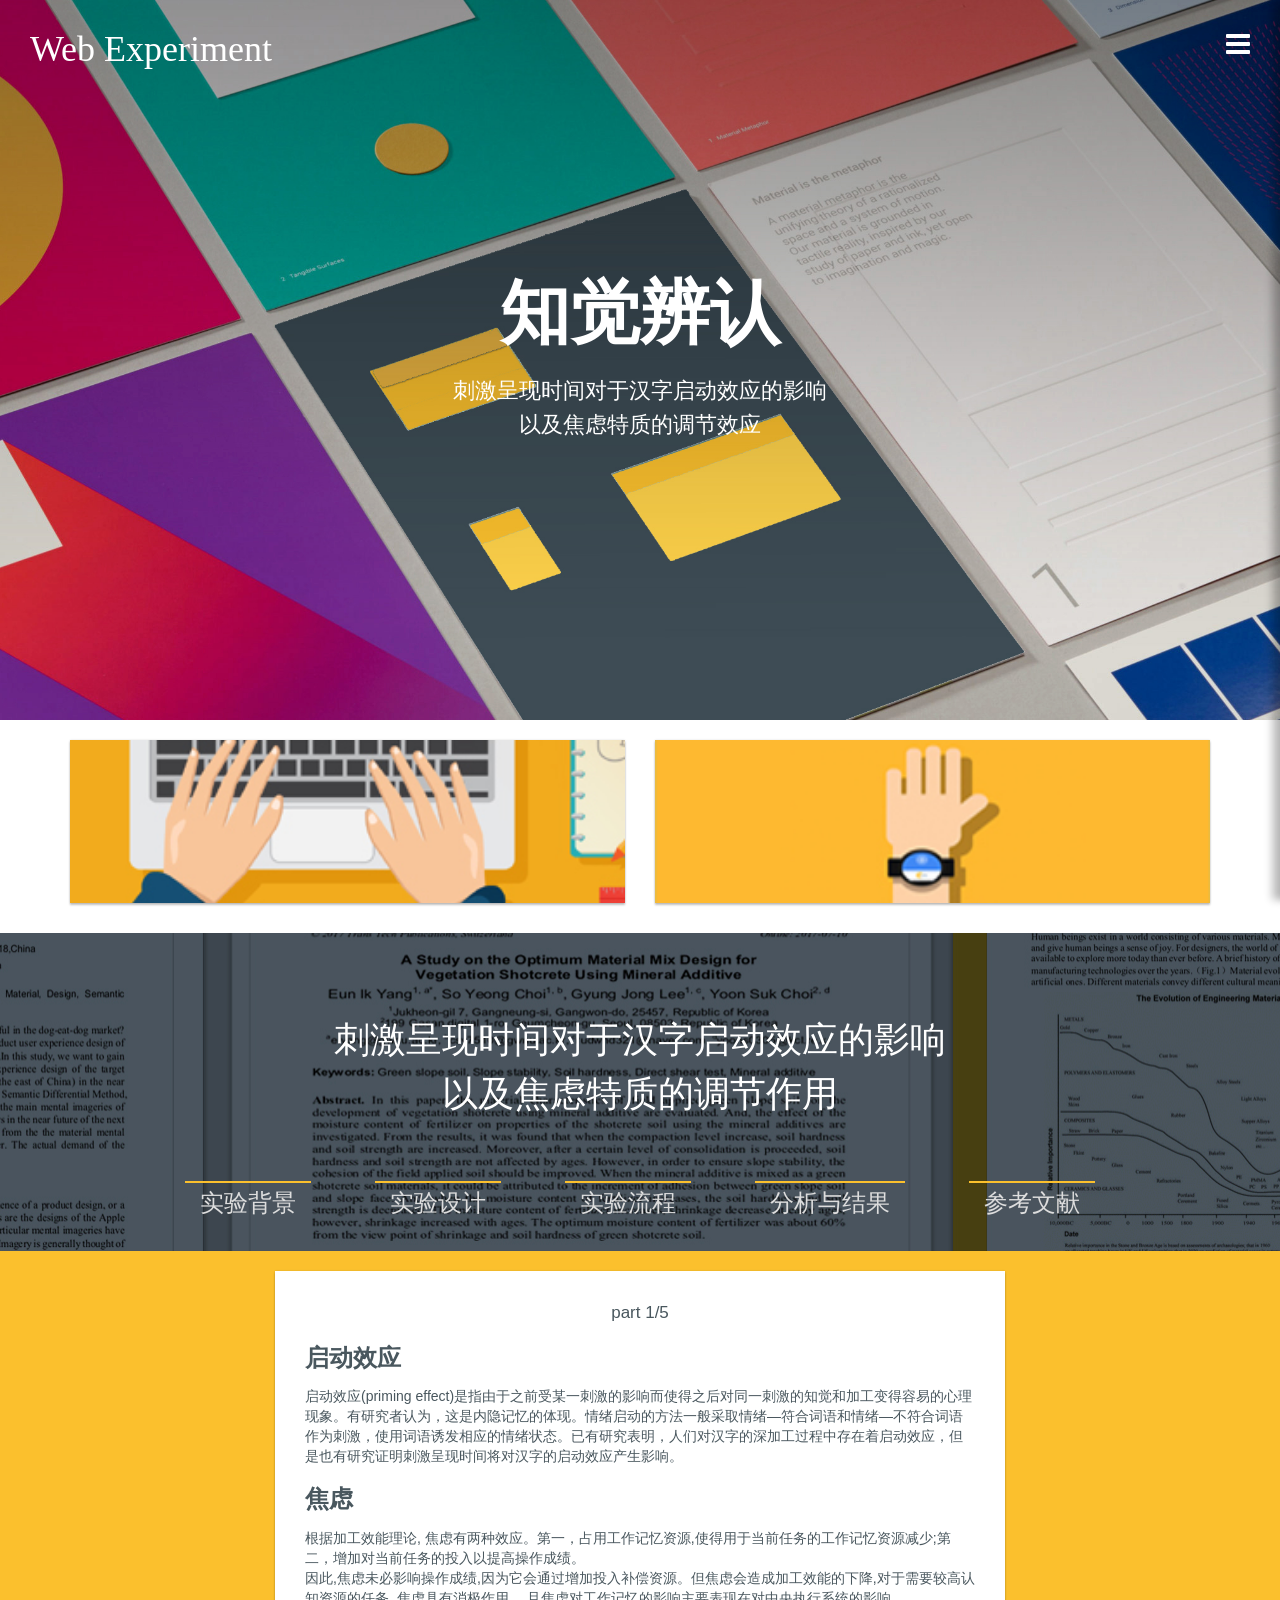
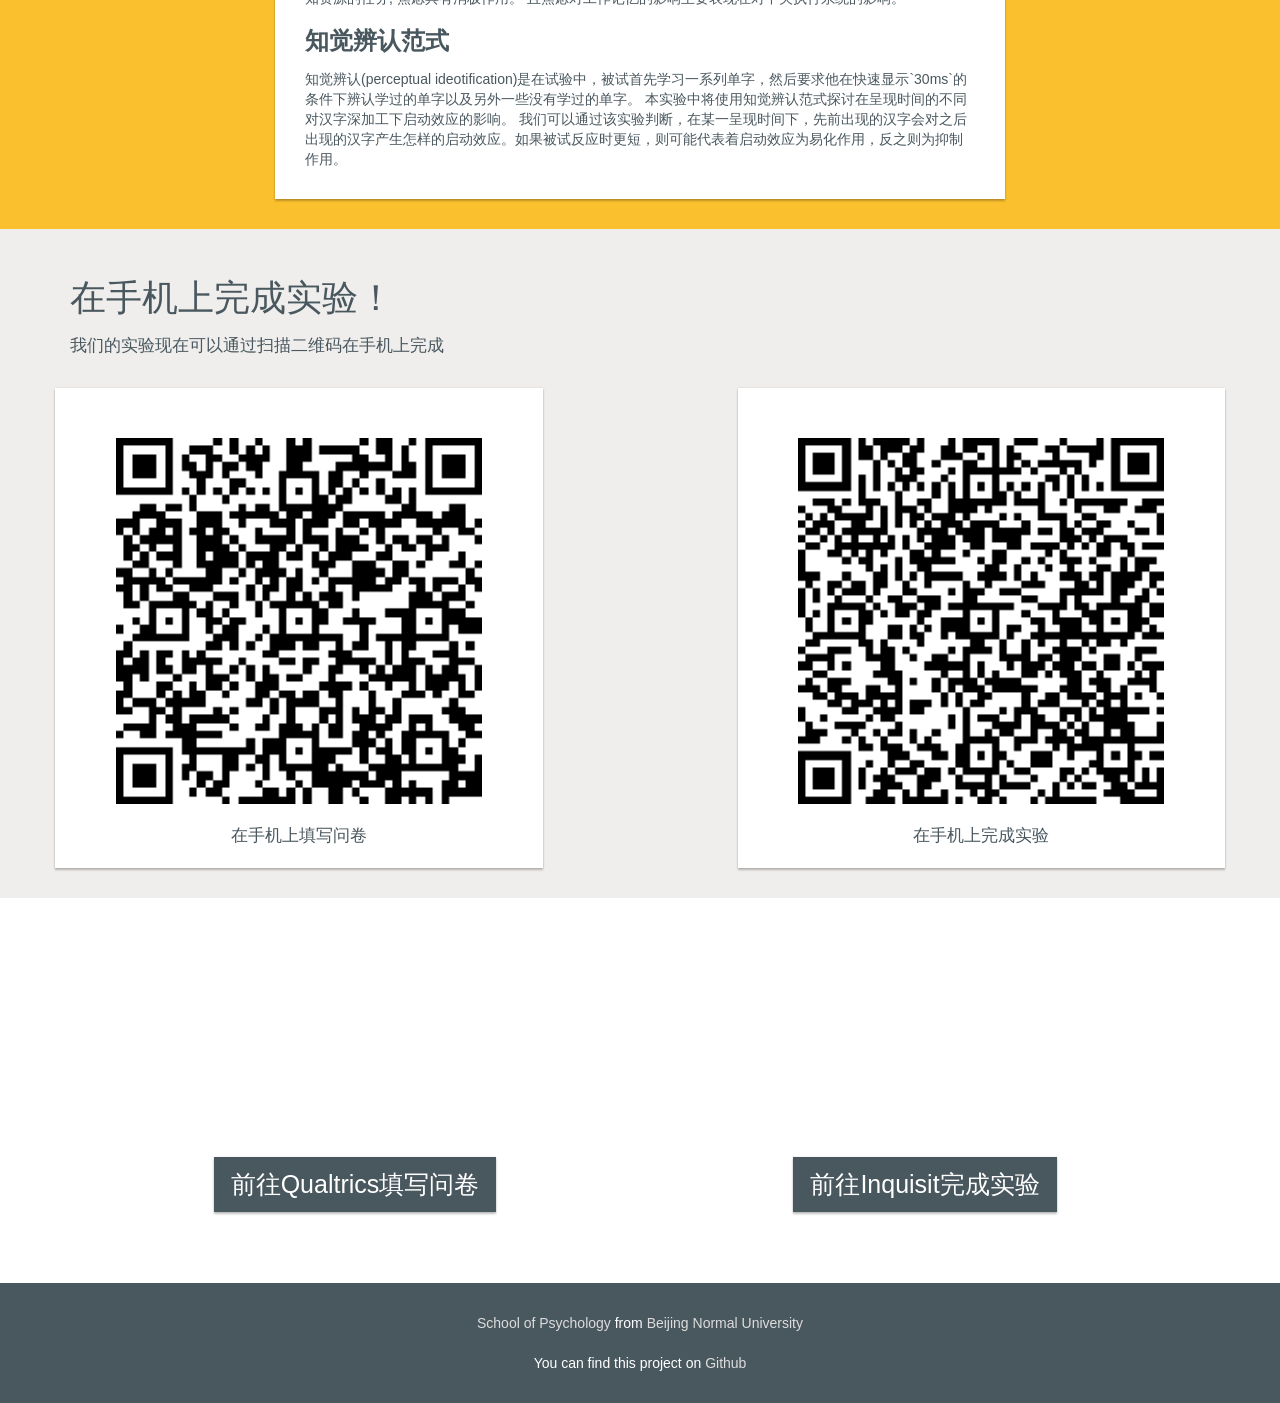
<file: index.html>
<!DOCTYPE html>
<!--[if IE 7 ]><html class="ie ie7 lte9 lte8 lte7" lang="en-US"><![endif]-->
<!--[if IE 8]><html class="ie ie8 lte9 lte8" lang="en-US">	<![endif]-->
<!--[if IE 9]><html class="ie ie9 lte9" lang="en-US"><![endif]-->
<!--[if (gt IE 9)|!(IE)]><!-->
<html class="noIE" lang="en-US">
<!--<![endif]-->
	<head>
		<title>知觉辨认实验</title>

		<!-- meta -->
		<meta http-equiv="X-UA-Compatible" content="IE=edge">
		<meta http-equiv="Content-Type" content="text/html; charset=UTF-8"/>
		<meta name="viewport" content="width=device-width, initial-scale = 1.0, maximum-scale=1.0, user-scalable=no"/>

		<!-- css -->
		<link rel="stylesheet" href="assets/css/bootstrap.min.css">
		<link rel="stylesheet" href="assets/css/font-awesome.min.css">
		<link rel="stylesheet" href="assets/css/style.css" media="screen"/>
		<link rel="stylesheet" href="assets/css/fontSY.css">

		<!-- HTML5 shim and Respond.js IE8 support of HTML5 elements and media queries -->
		<!--[if lt IE 9]>
			<script src="assets/js/html5shiv.js"></script>
			<script src="assets/js/respond.js"></script>
		<![endif]-->

		<!--[if IE 8]>
	    	<script src="assets/js/selectivizr.js"></script>
	    <![endif]-->
	</head>

	<body>
		<div id="drawer-right">
			<div class="cross text-right">
				<a class="toggleDrawer" href="#"><i class="fa fa-times-circle fa-2x"></i></a>
			</div>
			<h2>为您导航</h2>
			<nav>
				<ul class="nav nav-pills nav-stacked">
					<li>
						<a href="#wrapper"><i class="fa fa-home"></i> 回到顶部</a>
					</li>
					<li>
						<a href="#services"><i class="fa fa-tasks"></i> 研究的详细信息</a>
					</li>
					<li>
						<a href="#blog"><i class="fa fa-qrcode"></i> 扫描二维码</a>
					</li>
					<li>
						<a href="#parallax"><i class="fa fa-keyboard-o"></i> 进入实验</a>
					</li>
					<li>
						<a href="#testimonials"><i class="fa fa-github-square"></i> 跳转到底部</a>
					</li>
				</ul>
			</nav>

		</div><!-- #drawer-right -->

		<div id="wrapper">

			<div id="header" class="content-block header-wrapper">
				<div class="header-wrapper-inner">
					<section class="top clearfix solid">
						<div class="pull-left">
							<h1><a class="logo" href="index.html">Web Experiment</a></h1>
						</div>
						<div class="pull-right">
							<a class="toggleDrawer" href="#"><i class="fa fa-bars fa-2x"></i></a>
						</div>
					</section>
					<section class="center">
						<div class="slogan">
							知觉辨认
						</div>
						<div class="secondary-slogan">
							刺激呈现时间对于汉字启动效应的影响
							<br />
							以及焦虑特质的调节效应
						</div>
					</section>
				</div>
			</div><!-- header -->


			<div class="content-block">
				<div class="container">
					<section class="block-body">
						<div class="row">
							<div class="col-sm-6">
								<a href="#parallax" class="recent-work" style="background-image:url(assets/images/startexp.jpg)">
									<span class="btn btn-o-white" style="font-size:20px">开始实验</span>
								</a>
							</div>
						<!--div class="col-sm-2">
						</div-->
							<div class="col-sm-6">
								<a href="#services" class="recent-work" style="background-image:url(assets/images/knowmore.jpg)">
									<span class="btn btn-o-white" style="font-size:20px">了解更多</span>
								</a>
							</div>
						</div>
					</section>
				</div>
			</div><!-- #portfolio -->

			<div class="content-block parallax" id="services" style="padding-bottom: 0">
				<div class="container text-center shangkongbai30">
					<div class="col-xs12">
						<h1 align="center" style="line-height:1.5em">
							刺激呈现时间对于汉字启动效应的影响
							<br />
							以及焦虑特质的调节作用
						</h1>

							<p class="suofang"></p>
						<div class="portfolio-filter">
							<ul class="text-center" style="padding-left: 40px;padding-right: 40px;">
							  <li id="yi"><a href="javascript:void(0)" class="filter">实验背景</a></li>
								<li id="er"><a href="javascript:void(0)" class="filter">实验设计</a></li>
								<li id="san"><a href="javascript:void(0)" class="filter">实验流程</a></li>
								<li id="si"><a href="javascript:void(0)" class="filter">分析与结果</a></li>
								<li id="wu"><a href="javascript:void(0)" class="filter">参考文献</a></li>
							</ul>
						</div>

					</div>
				</div>
			</div>
			<div class="content-block" style="background-color:#FBC02D">
				<div class="container xiakongbai30">
					<section class="block-body">
							<div class="col-md-8 col-md-offset-2">
								<div class="shadowfordiv" style="overflow-x: hidden;position:relative;width: 100%;">
								<div style="position:relative;width :500%;">
									<div id="zzz" class="paiqilai" style="width:0"></div>
									<div id="n1" class="paiqilai wenbenkuang" style="width:20%">
									<p style="text-align:center;margin:0px;font-weight:500">
										part 1/5
									</p>	</br>
										<h3 style="font-weight:800">启动效应</h3>
										启动效应(priming effect)是指由于之前受某一刺激的影响而使得之后对同一刺激的知觉和加工变得容易的心理现象。有研究者认为，这是内隐记忆的体现。情绪启动的方法一般采取情绪—符合词语和情绪—不符合词语作为刺激，使用词语诱发相应的情绪状态。已有研究表明，人们对汉字的深加工过程中存在着启动效应，但是也有研究证明刺激呈现时间将对汉字的启动效应产生影响。
										</br></br>
										<h3 style="font-weight:800">焦虑</h3>
										根据加工效能理论, 焦虑有两种效应。第一，占用工作记忆资源,使得用于当前任务的工作记忆资源减少;第二，增加对当前任务的投入以提高操作成绩。
										</br>因此,焦虑未必影响操作成绩,因为它会通过增加投入补偿资源。但焦虑会造成加工效能的下降,对于需要较高认知资源的任务, 焦虑具有消极作用。 且焦虑对工作记忆的影响主要表现在对中央执行系统的影响。
										</br></br>
										<h3 style="font-weight:800">知觉辨认范式</h3>
										知觉辨认(perceptual ideotification)是在试验中，被试首先学习一系列单字，然后要求他在快速显示`30ms`的条件下辨认学过的单字以及另外一些没有学过的单字。
										本实验中将使用知觉辨认范式探讨在呈现时间的不同对汉字深加工下启动效应的影响。
										我们可以通过该实验判断，在某一呈现时间下，先前出现的汉字会对之后出现的汉字产生怎样的启动效应。如果被试反应时更短，则可能代表着启动效应为易化作用，反之则为抑制作用。
									</div>
									<div  id="n2" class="paiqilai wenbenkuang" style="width:20%">
									<p style="text-align:center;margin:0px;font-weight:500">
										part 2/5
									</p></br>
										<h3 style="font-weight:800">实验目的</h3>
										本实验旨在使用知觉辨认范式测量不同呈现时间对汉字深加工下启动效应的影响，同时探究焦虑在时间和启动方向之间的调节作用。</br></br>
										<h3 style="font-weight:800">变量</h3>
										自变量：时间，焦虑程度
										</br>因变量：击中率和虚惊率以及反应时
										</br></br><h3 style="font-weight:800">被试</h3>
										30个女性和30个男性，均为大学学生，平均年 龄22岁。将其随机分为A，B，C三组，每组包括10名 男生和10名女生。
										</br></br><h3 style="font-weight:800">实验材料</h3>
										本实验以汉字为材料。汉字随机采自《现代汉语常用字表》。选取五划字和六划字各50个，在五划字中，一半是目标字，一半是非目标字，对于六划字也同样。

									</div>
									<div  id="n3" class="paiqilai wenbenkuang" style="width:20%">
									<p style="text-align:center;margin:0px;font-weight:500">
										part 3/5
									</p></br>
										<h3 style="font-weight:800">实验一</h3>
										以成对的方式呈现随机相同笔画的目标字和非目标字，目标字一半在左，一半在右，排除空间位置误差。对三组被试分别进行呈现时间为250ms，500ms，750ms的学习过程。
										</br>1. 阅读指导语，明确接下来的任务
										</br>2. 同时出现目标字和非目标字
										</br>3. 空屏250ms
										</br>指导语：接下来，屏幕中央会呈现两个汉字，其中一个汉字下面标有“*”的目标字，你要尽力记住所有目标字，每一组汉字呈现之间，有短暂的停顿时间。
										</br></br><h3 style="font-weight:800">实验二</h3>
										分别对三组被试进行焦虑特质前测，随后进行判断任务测试。屏幕中央，会随机呈现实验一中的50对汉字中，随机选取50个字目标字与非目标字各一半，呈现方式为快速呈现30ms。要求被试判断该字是否为目标字，要求被试快而准确地判断。记录下反应时和正确与否。
										</br>1. 阅读指导语，明确接下来的任务
										</br>2. 随机出现目标字和非目标字
										</br>3. 按键判断是否为目标字
										</br>4. 空屏250ms
										</br>指导语：接下来，屏幕正中央会依次呈现单个汉字，你需要尽可能快而准确的判断这个字是目标字还是非目标字。如果是目标字，按下“F”键，如果不是，按下“J”键。每一个汉字呈现之间，有短暂的休息时间。

									</div>
									<div  id="n4" class="paiqilai wenbenkuang" style="width:20%;vertical-align:middle">
									<p style="text-align:center;margin:0px;font-weight:500">
										part 4/5
									</p></br>
										<h3 style="font-weight:800">数据处理</h3>
										</br>整理实验数据，并导入统计软件中准备进行下一步处理
										</br></br>比较在每种实验条件下，反应结果的击中率和虚惊率，以及对于目标字和非目标字的平均反应时
										</br></br></br><h3 style="font-weight:800">预期结果</h3>
										</br>如果反应结果击中率显著高于虚惊率，并且对目标字的反应时显著低于非目标字，则该呈现时间条件下，启动效应为易化作用；
										</br></br>如果反应结果击中率显著低于虚惊率，并且对目标字的反应时显著高于非目标字，则该呈现时间条件下，启动效应为抑制作用；
										</br></br>如果产生其他作用，即可认为该呈现时间条件下，启动效应不明显。

									</div>
									<div  id="n5" class="paiqilai wenbenkuang" style="width:20%">
										<p style="text-align:center;margin:0px;font-weight:500">
											part 5/5
										</p></br >
										<h3 style="font-weight:800">参考文献</h3>
									</br>Bargh, J. A., & Chartrand, T. L. (2000). The mind in the middle: A practical guide to priming and automaticity research. H.reis & C.judd Handbook of, 253-285.
									</br></br>Hippel, W. V., Hawkins, C., & Narayan, S. (2010). Personality and perceptual expertise: individual differences in perceptual identification. Psychological Science, 5(6), 401-406.
									</br></br>Kelley, C. M., Jacoby, L. L., & Hollingshead, A. (1989). Direct versus indirect tests of memory for source: judgments of modality. Journal of Experimental Psychology Learning Memory & Cognition, 15(6), 1101.
									</br></br>蔡厚德. (2005). 刺激的知觉辨认难度与大脑两半球间的分布式加工. 心理学报, 37(1), 14-18.
									</br></br>杨治良, & 叶阁蔚. (1995). 汉字内隐记忆的实验研究(Ⅱ):任务分离和反应倾向. 心理学报, 27(1), 1-8.
									</br></br>张厚粲, & 舒华. (1989). 汉字读音中的音似与形似启动效应. 心理学报, 21(3), 62-67.
									</br></br>孙国晓, & 张力为. (2013). 加工效能理论到注意控制理论:焦虑-运动表现的新诠释. 心理科学进展, 21(10), 1851-1864.
									</br>

									</div>

								</div>
							</div>
							</div>


					</section>
				</div>
			</div>

			<div class="content-block" id="blog" style="background-color:#efeeec">
				<div class="container">
					<header class="cleafix">
						<h1 align="left" class="shangkongbai50">在手机上完成实验！</h1>
						<p align="left">我们的实验现在可以通过扫描二维码在手机上完成</p>
					</header>
					<section class="block-body">
						<div class="row shangxiakongbai30">
							<div class="col-sm-5 blog-post">
								<div style="text-align:center">
									<img src="assets/images/qrcode_qua.png">
								</div>

								<p align="center">在手机上填写问卷</p>
							</div>

						<div class="col-sm-2">
						</div>

							<div class="col-sm-5 blog-post">
								<div style="text-align:center">
								<img src="assets/images/qrcode_inq.png" style="">
							</div>
								<p align="center">在手机上完成实验</p>
							</div>
						</div>
					</section>
				</div>
			</div>

			<div class="content-block parallax" id="parallax">
				<div class="container text-center">
					<h1>如果你已经了解有关信息，就可以进入实验了</h1>
					<div class="col-sm-6">
						<p>
							如果你还未填写问卷，请务必先填写Qualtrics问卷后再进行Inquisit实验，如果你已经填写了问卷，请直接前往Inquisit完成实验
						</p>
					</div>
					<div class="row"></div>

					<div class="col-sm-6">
					<div id="buttontext">
						<a href="https://bnupsych.asia.qualtrics.com/jfe/form/SV_5vcdq98Vh1hlwJT" target="_blank" class="btn btn-o btn-lg" style="font-size:25px;">前往Qualtrics填写问卷</a>
					</div>
					</div>

					<div class="col-sm-6">
					<div id="buttontext">
						<a href="http://research.millisecond.com/weicong1203/perceptual_identification.web" target="_blank" class="btn btn-o btn-lg" style="font-size:25px;">前往Inquisit完成实验</a>
					</div>
					</div>
				</div>
			</div>

			<div class="content-block" id="footer">
				<div class="container shangxiakongbai30">
					<div class="row">
						<div class="col-xs-12 text-center"><a href="http://psych.bnu.edu.cn/tabid/19/default.aspx" title="心理学部" target="_blank">School of Psychology</a> from <a href="http://www.bnu.edu.cn/" target="_blank" title="北京师范大学">Beijing Normal University</a>
					</div>
				</div>
				<div class="row">
				</br>
					<div class="col-xs-12 text-center">You can find this project on <a href="https://github.com/dzy199806/G238-1" title="Github" target="_blank">Github</a>
					</div>
				</div>
			</div><!-- #footer -->


		</div><!--/#wrapper-->




		<script src="assets/js/jquery-2.1.3.min.js"></script>
		<script src="assets/js/jquery-migrate-1.2.1.min.js"></script>
		<script src="assets/js/bootstrap.min.js"></script>
		<script src="assets/js/jquery.actual.min.js"></script>
		<script src="assets/js/jquery.scrollTo.min.js"></script>
		<script src="assets/js/script.js"></script>
		<script src="assets/js/weishenmeyaozijixie.js"></script>

	</body>
</html>
</file>
<file: assets/css/style.css>
/**
* Table of Contents:
*
* 01.0 - Global
* 02.0 - Header
* 03.0 - Drawer with menu
* 04.0 - Parallax styles
* 05.0 - Recent works
* 06.0 - Services
* 07.0 - Blog
* 08.0 - Testimonials
* 09.0 - Contact
* 10.0 - Footer
* 11.0 - Responsive styles
* -----------------------------------------------------------------------------
*/
.wenbenkuang{
	font-size: 14px;
	color: #49575e;
	font-weight: 300;
	background-color: #fff;
	padding: 30px;

}
.paiqilai{
	float:left;
	display: block;
}
.shadowfordiv{
background-color: white;
box-shadow: 0px 0px 2px 0px rgba(0,0,0,0.12), 0px 2px 2px 0px rgba(0,0,0,0.24);


}

/**wai bu ban yun */

.nav-arrows span {
	position: absolute;
	z-index: 2000;
	left: 48.5%;
	width: 50px;
	height: 50px;
	border: 8px solid #ddd;
	border: 8px solid rgba(256,256,256,0.3);
	text-indent: -999999px;
	margin-top: -50px;
	border-left: none;
	border-top: none;
	cursor: pointer;

	-webkit-transform: rotate(45deg);
	-moz-transform: rotate(45deg);
	-o-transform: rotate(45deg);
	-ms-transform: rotate(45deg);
	transform: rotate(45deg);
}

.nav-arrows span:hover {
	border-color: rgba(256,256,256,0.9);
}

/* /////////////////////////////////////////////////////////////////////
//  01 - Global
/////////////////////////////////////////////////////////////////////*/

* {outline: none !important;}

::selection {
	background-color: #49575e;
	color: #fff;
}

html {
	-webkit-font-smoothing: antialiased;
	text-rendering: optimizeLegibility;
	-webkit-text-size-adjust: none;
	-ms-text-size-adjust: none;
	overflow-y: scroll;
}

body {
	color: #49575e;
	background: #ffffff;
}

p {
	font-size: 17px;
	margin: 0 0 20px 0;	}

img {max-width: 100%;}

a {
	text-decoration: none;
	outline: none;
}

a{
	color: #ddd;
	-o-transition: all .4s;
	-ms-transition: all .4s;
	-moz-transition: all .4s;
	-webkit-transition: all .4s;
	transition: all .4s;
}




h1, h2, h3, h4, h5, h6{
	margin: 0 0 15px 0;
	color: #49575e;
	font-family: 'Alegreya Sans';
}

.btn{border-radius: 0;}
.btn-o {
	background: #49575e;
	color: white;
		box-shadow: 0px 0px 2px 0px rgba(0,0,0,0.12), 0px 2px 2px 0px rgba(0,0,0,0.24);
}
.btn-o:hover {
    background: #49575e;
    color: white;
		box-shadow:0px 0px 8px 0px rgba(0,0,0,0.12),0px 8px 8px 0px rgba(0,0,0,0.24);
}
.btn.btn-o-white {
    border: 1px solid white;
    color: white;
    background: transparent;
}
.btn.btn-o-white:hover {
    background: white;
    color: #49575e;
}
.copyrights{
	text-indent:-9999px;
	height:0;
	line-height:0;
	font-size:0;
	overflow:hidden;
}
.suofang{
	width:80%;
	margin: 0 auto;
}
.shangkongbai70{
	margin-top: 70px;
}
.shangkongbai50{
	margin-top: 50px;
}
.shangkongbai30{
	margin-top: 30px;
}
.shangxiakongbai30{
	margin-top: 30px;
	margin-bottom: 30px;
}
.shangxiakongbai70{
	margin-top: 70px;
	margin-bottom: 70px;
}
.xiakongbai30{
	margin-bottom: 30px;
}

	/*////////////////////////////////////////////////////////////////////////
//  02 - Header
///////////////////////////////////////////////////////////////////////*/

#header {
	position: relative;
	padding: 0 !important;
}

#header.header-wrapper {
	background: url(../images/header-bg2.jpg) no-repeat center center;
	background-size: cover;
	display: table;
	height: 80vh;
	width: 100%;
	position: relative;
	z-index: 1;
	overflow-x: hidden;
}

@media screen and (max-width: 767px) and (orientation: landscape) {
    #header.header-wrapper {
		height: auto;
		min-height: 100vh;
		padding: 0px;
	}
}

#header.header-wrapper .header-wrapper-inner {
    display: table-cell;
    text-align: center;
    vertical-align: middle;
}

#header .top {
	position:fixed;
	top:0;
	width: 100%;
	padding: 30px;
	height: auto;
	z-index: 500;
	-o-transition: all .5s;
	-ms-transition: all .5s;
	-moz-transition: all .5s;
	-webkit-transition: all .5s;
	transition: all .5s;
}

#header .top.solid {
    background: #49575E;
    padding-top: 15px;
    padding-bottom: 15px;
		box-shadow: 0 0 8px rgba(0,0,0,0.12), 0 8px 8px rgba(0,0,0,0.24);
}

#header .top h1{
	margin-bottom: 0;
}
#header .top.solid .toggleDrawer i {
    padding-top: 8px;
}

#header .logo, #header .toggleDrawer{
	font-family: 'Alegreya SC';
	color: white;
}

#header .slogan{
	font-size: 5em;
	font-weight: 800;
	margin-bottom: 25px;
	line-height: 1em;
	font-family: 'Nixie One';
	color: white;
}

#header .secondary-slogan{
	font-size: 1.6em;
	color: white;
	line-height: 1.5em;
	font-family: 'Alegreya SC';
}

#header .bottom {
    bottom: 10%;
	display: block;
	position: absolute;
	width: 100%;
	z-index: 3;
}
#header .bottom a img {
    width: 50px;
}
#header .bottom a {
    opacity: 0.7;
}
#header .bottom a:hover {
    opacity: 1;
}


/*////////////////////////////////////////////////////////////////////////
//  03 - Drawer with menu
///////////////////////////////////////////////////////////////////////*/

#drawer-right {
    position: fixed;
    right: 0;
    top: 0;
    bottom: 0;
    margin-right: -300px;
    background: #49575e;
    width: 300px;
    padding: 20px;
    z-index: 999;
		box-shadow: 0 0 8px rgba(0,0,0,0.12), -8px 0 8px rgba(0,0,0,0.24);
}

#drawer-right h1, #drawer-right h2{color: white;}

#drawer-right .nav-pills>li>a {
	font-size: 18px;
	border-radius: 0;
}

#drawer-right .social{margin-top: 30px}
#drawer-right .social ul {
    list-style: none;
    padding-left: 20px;
}
#drawer-right .social ul > li {
    display: inline-block;
}
#drawer-right .social ul > li > a:hover{
	color: white;
}

#buttontext {
    height: 100px;
    line-height: 100px;}


/*////////////////////////////////////////////////////////////////////////
//  04 - Parallax styles
///////////////////////////////////////////////////////////////////////*/

.content-block{
	background:transparent no-repeat center center fixed;
	-webkit-background-size:100%;
	-moz-background-size:100%;
	-o-background-size:100%;
	background-size:100%;
	background-size:cover;
	-webkit-background-size:cover;
	-moz-background-size:cover;
	-o-background-size:cover;
	overflow:hidden;
}
.parallax{
	padding: 50px 0;
}

.block-body {
	margin-top: 20px;
}

#services {
	background-image: url(../images/paper.jpg);
	color: white;
}
#parallax {
	background-image: url(../images/yellow_bgimg2.jpg);
	color: white;
}
#contact {
	background-image: url(../images/newsletter-bg.png);
	color: white;
	background-color: #405162;
}
#parallax h1{
	margin-bottom: 30px;
	margin-top: 30px;
	color: white;
	text-align: left;
}
#parallax p{
text-align: left;
margin-top: 17px
}




/*////////////////////////////////////////////////////////////////////////
//  05 - Recent works
///////////////////////////////////////////////////////////////////////*/

.recent-work {
    width: 100%;
    background: #ffffff;
    display: table;
    text-align: center;
    vertical-align: middle;
    padding-top: 12.5%;
		padding-bottom: 12.5%;
    background-size: 100%;
    background-repeat: no-repeat;
    background-position: center;
    position: relative;
    margin-bottom: 30px;
		box-shadow: 0px 0px 2px 0px rgba(0,0,0,0.12), 0px 2px 2px 0px rgba(0,0,0,0.24);
}

.recent-work span{
	margin-top: -18px;
	opacity: 0;
	position: relative;
	z-index: 1;
}
.recent-work:before {
    background: rgba(2, 56, 58, 0.7);
    height: 100%;
    width: 100%;
    position: absolute;
    left: 0;
    top: 0;
    content: '';
    opacity: 0;
    -o-transition: all .2s;
	-ms-transition: all .2s;
	-moz-transition: all .2s;
	-webkit-transition: all .2s;
	transition: all .2s;
}
.recent-work:hover {
    background-size: 200%;
    background-position: center;
		box-shadow:0px 0px 8px 0px rgba(0,0,0,0.12),0px 8px 8px 0px rgba(0,0,0,0.24)
}
.recent-work:hover:before, .recent-work:hover span {
    opacity: 1;
}





/*////////////////////////////////////////////////////////////////////////
//  06 - Services
///////////////////////////////////////////////////////////////////////*/

#services h1, #services h2{
	color: white;
}
.service i {
    font-size: 60px;
}
.service {
    padding: 0 25px;
}




/*////////////////////////////////////////////////////////////////////////
//  07 - Blog
///////////////////////////////////////////////////////////////////////*/


#blog .blog-post img {
		width: 75%;
    margin-bottom: 20px;
		margin-top: 50px;
}
#blog .date {
    margin-bottom: 15px;
    font-style: italic;
}


/*////////////////////////////////////////////////////////////////////////
//  08 - Testimonials
///////////////////////////////////////////////////////////////////////*/


#testimonials{
	text-align: center;
}
#testimonials .testimonial > img {
    border-radius: 100%;
    margin-bottom: 15px;
}
#testimonials .testimonial {
	padding: 25px;
}


/*////////////////////////////////////////////////////////////////////////
//  09 - Contact
///////////////////////////////////////////////////////////////////////*/


#contact{
	color: white;
}
#contact h1{color: white}

.form-control-white {
    background: transparent;
    color: white;
}

.form-control-white::-webkit-input-placeholder { /* WebKit browsers */
    color:    white;
}
.form-control-white:-moz-placeholder { /* Mozilla Firefox 4 to 18 */
    color:    white;
    opacity:  1;
}
.form-control-white::-moz-placeholder { /* Mozilla Firefox 19+ */
    color:    white;
    opacity:  1;
}
.form-control-white:-ms-input-placeholder { /* Internet Explorer 10+ */
    color:    white;
}


/*////////////////////////////////////////////////////////////////////////
//  10 - Footer
///////////////////////////////////////////////////////////////////////*/


#footer{ background: #49575e; color: white;}



/*////////////////////////////////////////////////////////////////////////
//  11 - Responsive styles
///////////////////////////////////////////////////////////////////////*/


@media (max-width: 767px){
	#header .slogan {
		font-size: 2.8em;
	}

	#header .secondary-slogan {
		font-size: 1.2em;
	}

	#header .bottom {
		bottom: 13%;
	}

	.blog-post {
		margin-bottom: 40px;
		box-shadow: 0px 0px 2px 0px rgba(0,0,0,0.12), 0px 2px 2px 0px rgba(0,0,0,0.24);

	}

	.recent-work {
		background-position: center;
	}

	.recent-work:before {
		opacity: 1;
	}

	.recent-work span {
		opacity: 1;
	}
}

.portfolio-filter {
    margin-top: 50px;
    margin-bottom: 15px;
}

.portfolio-filter ul li {
    display: inline;
}

.portfolio-filter ul li a {
	display: inline-block;
	font-size: 24px;
	margin: 10px 30px;
	padding: 5px 15px;
	position: relative;
}

.portfolio-filter ul li a::before {
	position: absolute;
	top: 0;
	left: 0;
	width: 100%;
	height: 2px;
	background: #FBC02D;
	content: '';

	-webkit-transition: top 0.3s;
	   -moz-transition: top 0.3s;
		 -o-transition: top 0.3s;
			transition: top 0.3s;
}

.portfolio-filter ul li a::after {
	position: absolute;
	top: 0;
	left: 0;
	width: 2px;
	height: 2px;
	background:#FBC02D;
	content: '';

	-webkit-transition: height 0.3s;
	   -moz-transition: height 0.3s;
		 -o-transition: height 0.3s;
			transition: height 0.3s;
}

.portfolio-filter ul li a:hover::before {
	top: 100%;
	opacity: 1;
}

.portfolio-filter ul li a:hover::after {
	height: 100%;
}

@media (max-width: 480px) {
	#drawer-right {
		padding: 10px 20px;
	}

	#drawer-right .nav-pills>li>a {
		font-size: 17px;
	}

	.nav-stacked>li+li {
		margin-top: 0;
	}

	.nav>li>a {
		padding: 8px 15px;
	}

	#drawer-right .social {
		margin-top: 5px;
	}

	#header {
		background-size: cover;
	}
}
</file>
<file: assets/css/fontSY.css>
@charset "UTF-8";

@font-face {
  font-family: "SourceHanSansCN-Regular";
  src: url("../fonts/SourceHanSansCN-Regular.woff2") format("woff2"),
       url("../fonts/SourceHanSansCN-Regular.woff") format("woff"),
       url("../fonts/SourceHanSansCN-Regular.ttf") format("truetype"),
       url("../fonts/SourceHanSansCN-Regular.eot") format("embedded-opentype"),
       url("../fonts/SourceHanSansCN-Regular.svg") format("svg");
  font-weight: normal;
  font-style: normal;
}
</file>
